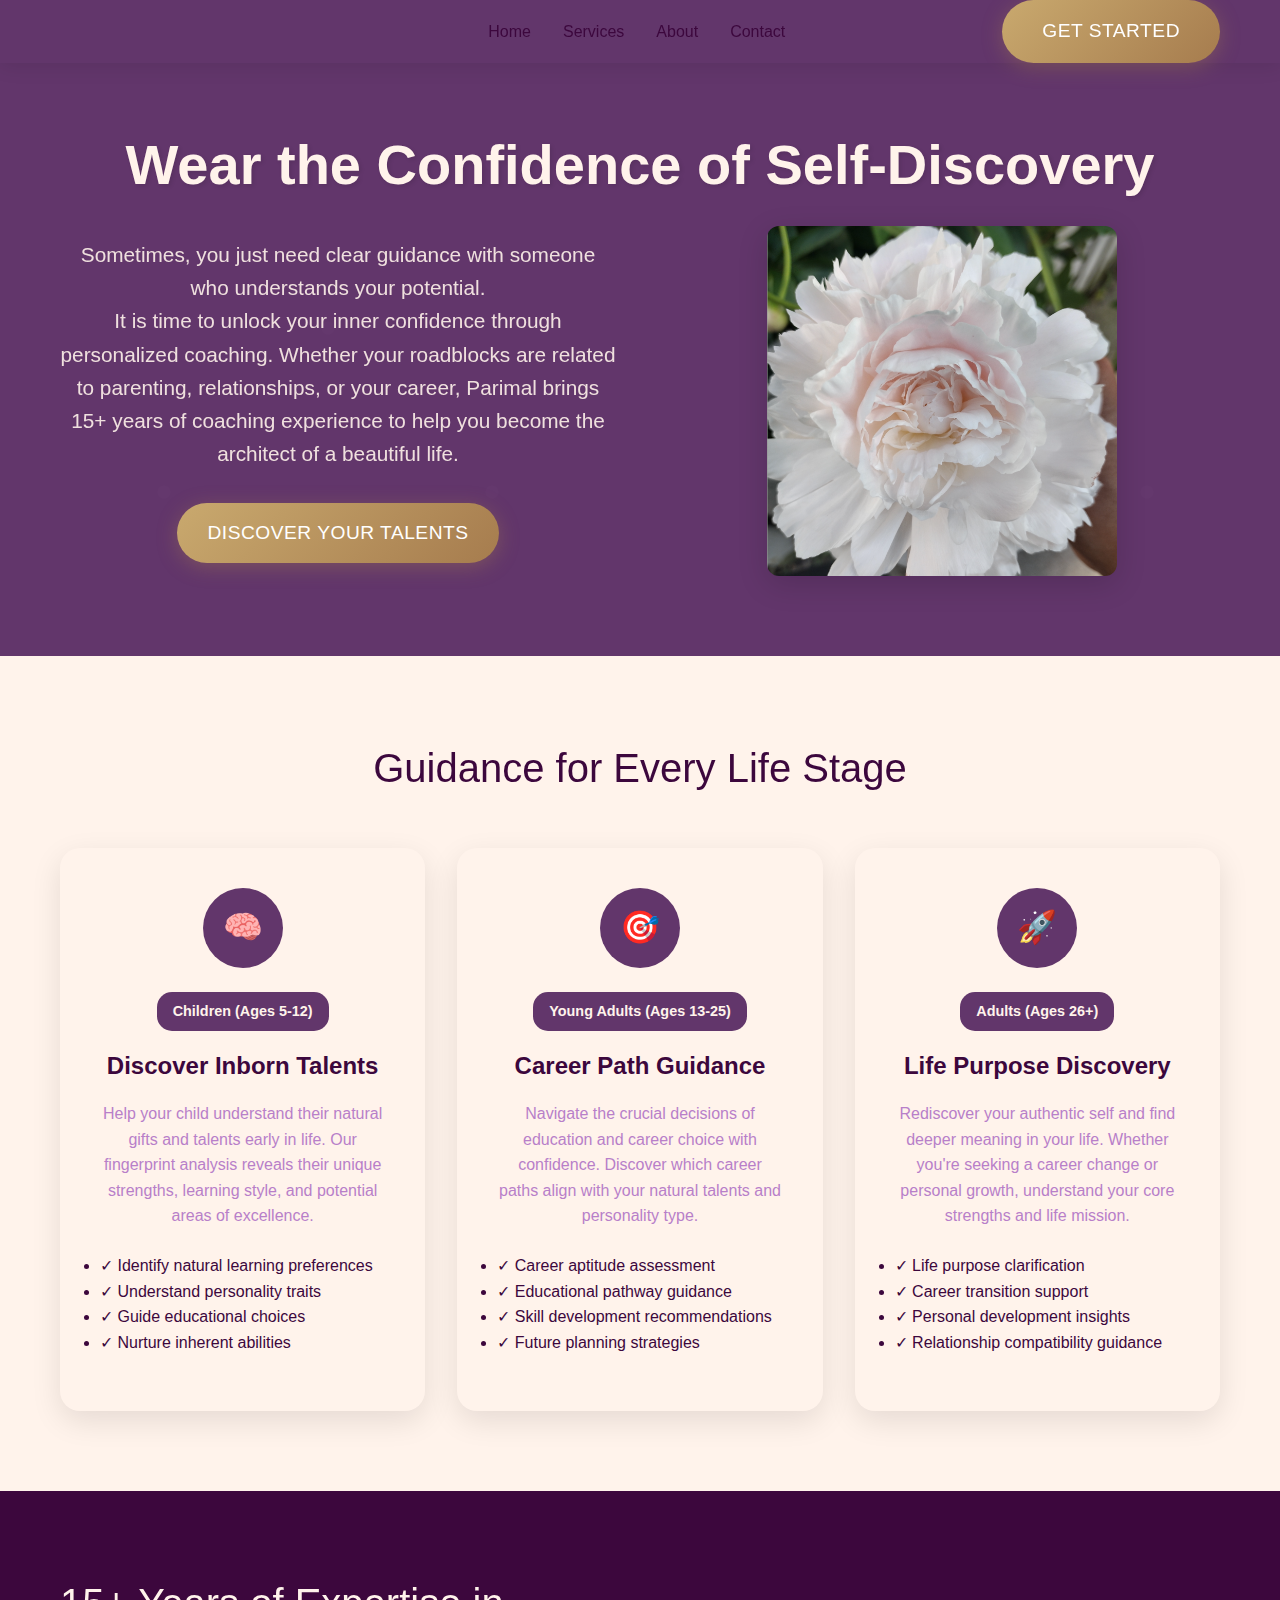
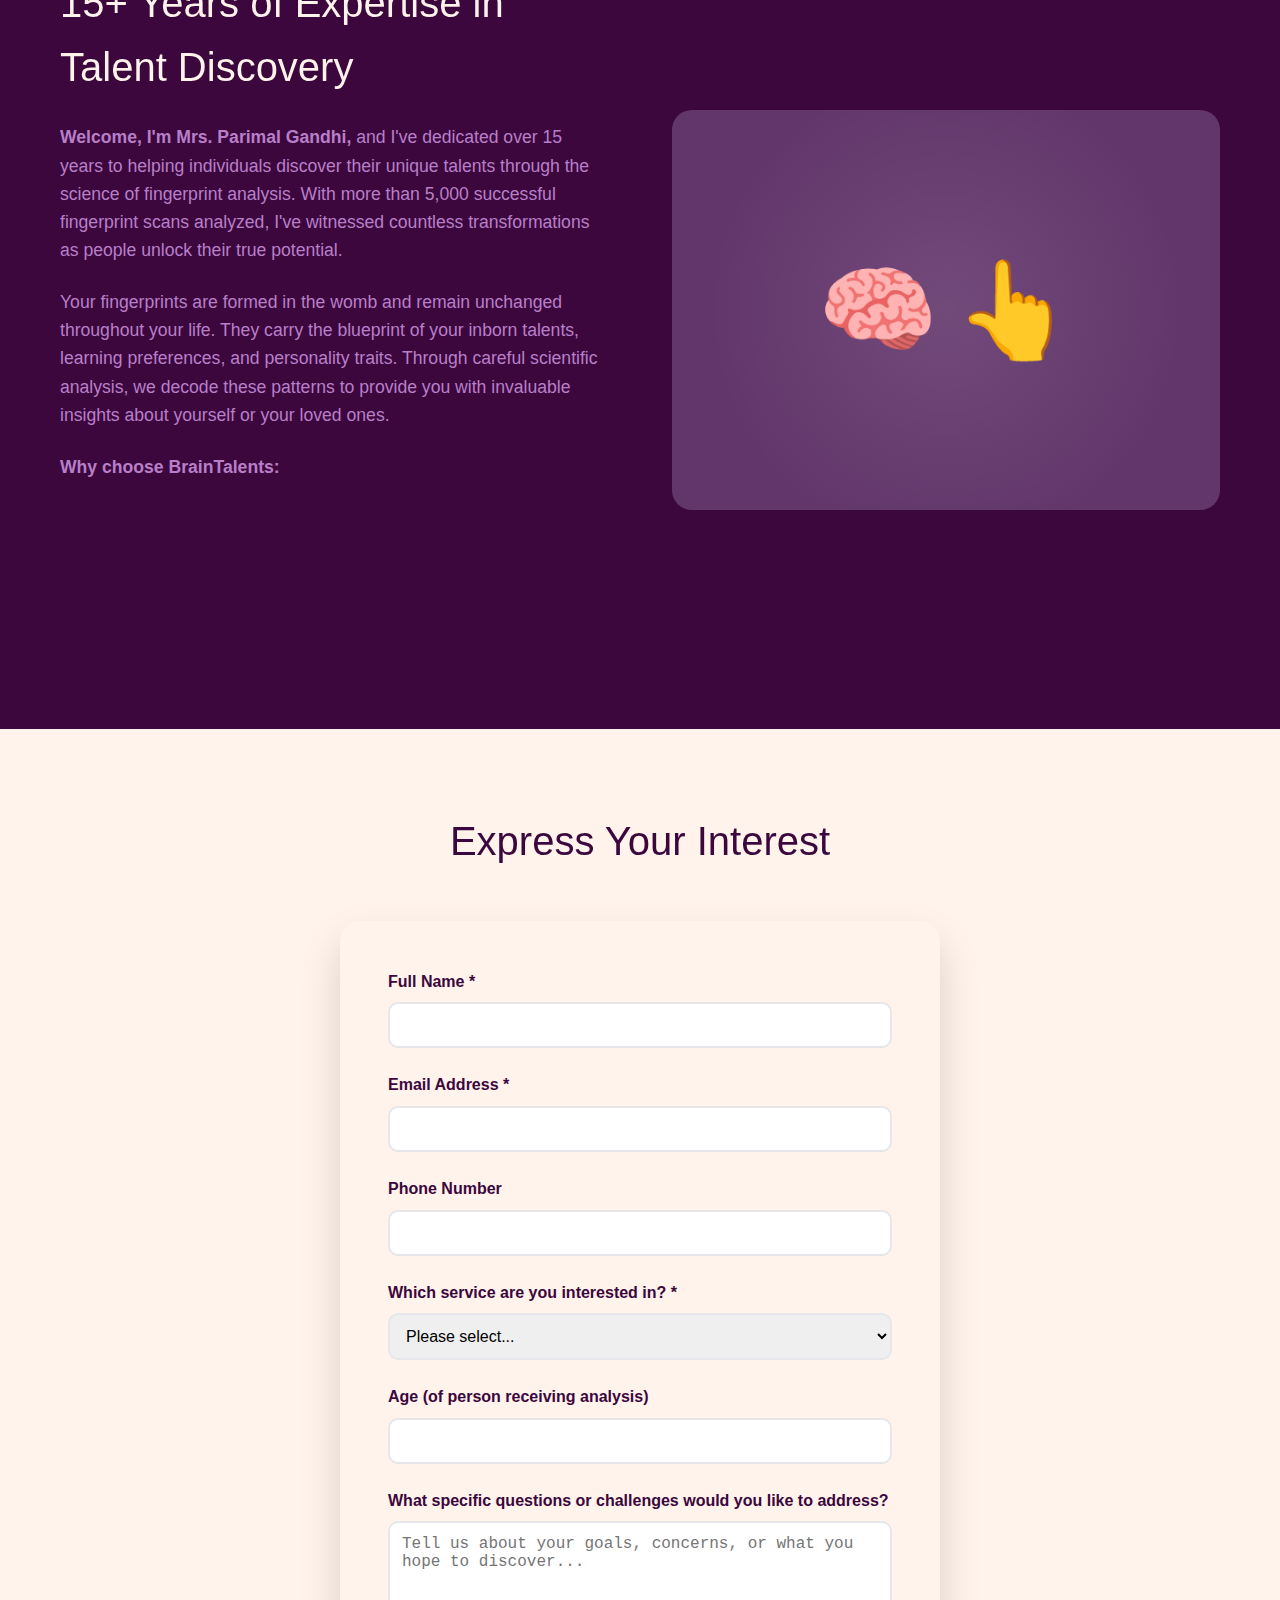
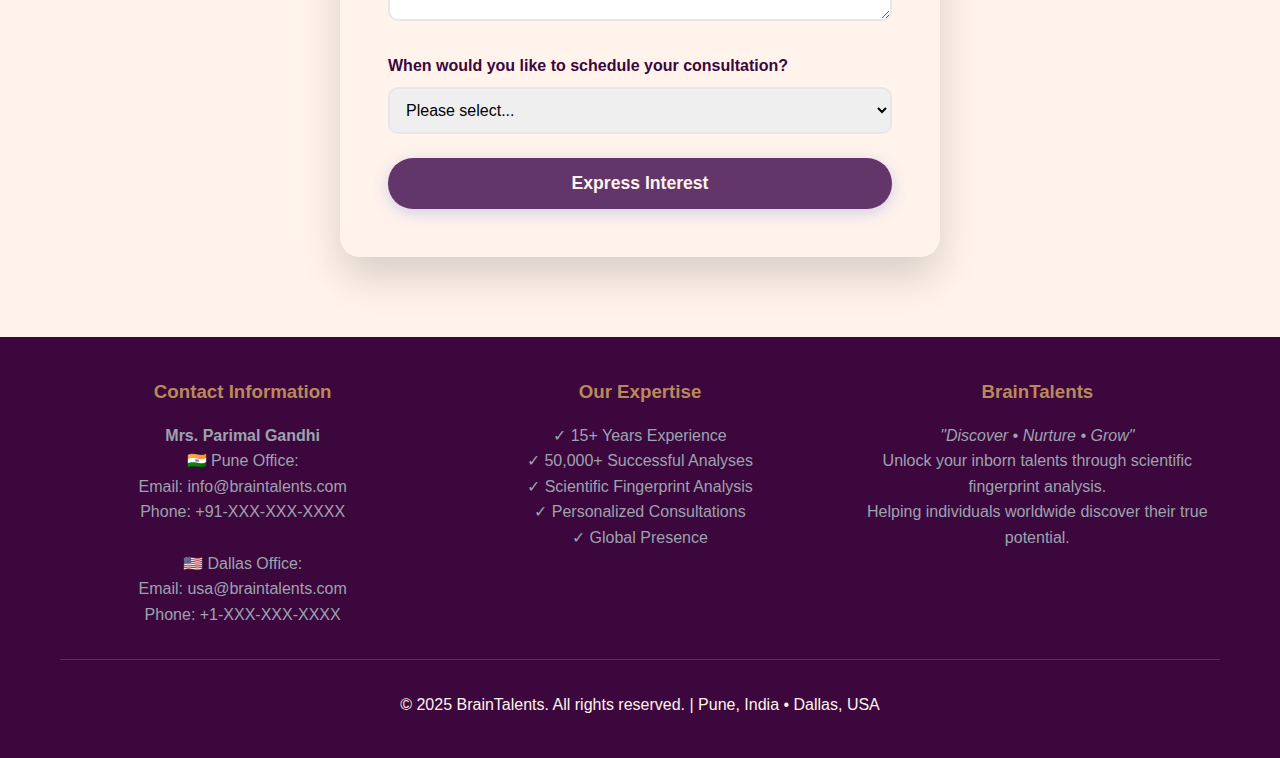
<file: index.html>
<!DOCTYPE html>
<html lang="en">
<head>
    <meta charset="UTF-8">
    <meta name="viewport" content="width=device-width, initial-scale=1.0">
    <title>Parimal Gandhi</title>
    <link rel="stylesheet" href="styles.css">
</head>
<body>
    <header>
        <nav class="container">
            <div class="logo">Parimal Gandhi</div>
            <ul class="nav-links">
                <li><a href="#home">Home</a></li>
                <li><a href="#services">Services</a></li>
                <li><a href="#about">About</a></li>
                <li><a href="#contact">Contact</a></li>
            </ul>
            <a href="#interest" class="cta-button">Get Started</a>
        </nav>
    </header>

    <main>
        <section id="home" class="hero">
            <h1>Wear the Confidence of Self-Discovery</h1>
            <div class="container">
              <div class="hero-content">
                <div class="hero-text">
                  
                  <p>Sometimes, you just need clear guidance with someone who understands your potential. <br> It is time to unlock your inner confidence through personalized coaching. Whether your roadblocks are related to parenting, relationships, or your career, Parimal brings 15+ years of coaching experience to help you become the architect of a beautiful life.</p>
                  <a href="#interest" class="cta-button" style="font-size: 1.2rem; padding: 15px 30px;">Discover Your Talents</a>
                </div>
                <div class="hero-image">
                  <img src="phool.png" alt="Parimal coaching" />
                </div>
              </div>
            </div>
          </section>

        <section id="services" class="services">
            <div class="container">
                <h2 class="section-title">Guidance for Every Life Stage</h2>
                <div class="services-grid">
                    <div class="service-card">
                        <div class="service-icon">🧠</div>
                        <div class="age-range">Children (Ages 5-12)</div>
                        <h3>Discover Inborn Talents</h3>
                        <p>Help your child understand their natural gifts and talents early in life. Our fingerprint analysis reveals their unique strengths, learning style, and potential areas of excellence.</p>
                        <ul style="text-align: left; color: var(--text-light); margin: 1rem 0;">
                            <li>✓ Identify natural learning preferences</li>
                            <li>✓ Understand personality traits</li>
                            <li>✓ Guide educational choices</li>
                            <li>✓ Nurture inherent abilities</li>
                        </ul>
                    </div>

                    <div class="service-card">
                        <div class="service-icon">🎯</div>
                        <div class="age-range">Young Adults (Ages 13-25)</div>
                        <h3>Career Path Guidance</h3>
                        <p>Navigate the crucial decisions of education and career choice with confidence. Discover which career paths align with your natural talents and personality type.</p>
                        <ul style="text-align: left; color: var(--text-light); margin: 1rem 0;">
                            <li>✓ Career aptitude assessment</li>
                            <li>✓ Educational pathway guidance</li>
                            <li>✓ Skill development recommendations</li>
                            <li>✓ Future planning strategies</li>
                        </ul>
                    </div>

                    <div class="service-card">
                        <div class="service-icon">🚀</div>
                        <div class="age-range">Adults (Ages 26+)</div>
                        <h3>Life Purpose Discovery</h3>
                        <p>Rediscover your authentic self and find deeper meaning in your life. Whether you're seeking a career change or personal growth, understand your core strengths and life mission.</p>
                        <ul style="text-align: left; color: var(--text-light); margin: 1rem 0;">
                            <li>✓ Life purpose clarification</li>
                            <li>✓ Career transition support</li>
                            <li>✓ Personal development insights</li>
                            <li>✓ Relationship compatibility guidance</li>
                        </ul>
                    </div>
                </div>
            </div>
        </section>

        <section id="about" class="about">
            <div class="container">
                <div class="about-content">
                    <div class="about-text">
                        <h2>15+ Years of Expertise in Talent Discovery</h2>
                        <p><strong>Welcome, I'm Mrs. Parimal Gandhi,</strong> and I've dedicated over 15 years to helping individuals discover their unique talents through the science of fingerprint analysis. With more than 5,000 successful fingerprint scans analyzed, I've witnessed countless transformations as people unlock their true potential.</p>
                        <p>Your fingerprints are formed in the womb and remain unchanged throughout your life. They carry the blueprint of your inborn talents, learning preferences, and personality traits. Through careful scientific analysis, we decode these patterns to provide you with invaluable insights about yourself or your loved ones.</p>
                        <p><strong>Why choose BrainTalents:</strong></p>
                        <ul style="color: var(--text-light); margin: 1rem 0; padding-left: 1rem;">
                            <li>✓ 15+ years of professional experience</li>
                            <li>✓ Over 50,000 successful fingerprint analyses</li>
                            <li>✓ Personalized one-on-one consultations</li>
                            <li>✓ Scientific approach with proven results</li>
                            <li>✓ Offices in Pune, India and Dallas, USA</li>
                        </ul>
                    </div>
                    <div class="about-image">
                        <span style="position: relative; z-index: 2; display: flex; align-items: center; gap: 1rem;">
                            <span style="font-size: 6rem;">🧠</span>
                            <span style="font-size: 6rem;">👆</span>
                        </span>
                    </div>
                </div>
            </div>
        </section>

        <section id="interest" class="interest-form">
            <div class="container">
                <h2 class="section-title">Express Your Interest</h2>
                <div class="form-container">
                    <div class="success-message" id="successMessage">
                        Thank you for your interest! We'll be in touch soon to schedule your personalized consultation.
                    </div>
                    
                    <form id="interestForm">
                        <div class="form-group">
                            <label for="name">Full Name *</label>
                            <input type="text" id="name" name="name" required>
                        </div>

                        <div class="form-group">
                            <label for="email">Email Address *</label>
                            <input type="email" id="email" name="email" required>
                        </div>

                        <div class="form-group">
                            <label for="phone">Phone Number</label>
                            <input type="tel" id="phone" name="phone">
                        </div>

                        <div class="form-group">
                            <label for="category">Which service are you interested in? *</label>
                            <select id="category" name="category" required>
                                <option value="">Please select...</option>
                                <option value="children">Children's Talent Analysis (Ages 5-12)</option>
                                <option value="young-adults">Career Guidance for Young Adults (Ages 13-25)</option>
                                <option value="adults">Life Purpose Discovery for Adults (Ages 26+)</option>
                                <option value="multiple">Multiple categories</option>
                            </select>
                        </div>

                        <div class="form-group">
                            <label for="age">Age (of person receiving analysis)</label>
                            <input type="number" id="age" name="age" min="5" max="100">
                        </div>

                        <div class="form-group">
                            <label for="questions">What specific questions or challenges would you like to address?</label>
                            <textarea id="questions" name="questions" placeholder="Tell us about your goals, concerns, or what you hope to discover..."></textarea>
                        </div>

                        <div class="form-group">
                            <label for="timeline">When would you like to schedule your consultation?</label>
                            <select id="timeline" name="timeline">
                                <option value="">Please select...</option>
                                <option value="asap">As soon as possible</option>
                                <option value="1-2weeks">Within 1-2 weeks</option>
                                <option value="3-4weeks">Within 3-4 weeks</option>
                                <option value="flexible">I'm flexible</option>
                            </select>
                        </div>

                        <button type="submit" class="submit-btn">Express Interest</button>
                    </form>
                </div>
            </div>
        </section>
    </main>

    <footer id="contact">
        <div class="container">
            <div class="footer-content">
                <div class="footer-section">
                    <h3>Contact Information</h3>
                    <p><strong>Mrs. Parimal Gandhi</strong></p>
                    <p>🇮🇳 Pune Office:</p>
                    <p>Email: info@braintalents.com</p>
                    <p>Phone: +91-XXX-XXX-XXXX</p>
                    <br>
                    <p>🇺🇸 Dallas Office:</p>
                    <p>Email: usa@braintalents.com</p>
                    <p>Phone: +1-XXX-XXX-XXXX</p>
                </div>
                <div class="footer-section">
                    <h3>Our Expertise</h3>
                    <p>✓ 15+ Years Experience</p>
                    <p>✓ 50,000+ Successful Analyses</p>
                    <p>✓ Scientific Fingerprint Analysis</p>
                    <p>✓ Personalized Consultations</p>
                    <p>✓ Global Presence</p>
                </div>
                <div class="footer-section">
                    <h3>BrainTalents</h3>
                    <p><em>"Discover • Nurture • Grow"</em></p>
                    <p>Unlock your inborn talents through scientific fingerprint analysis.</p>
                    <p>Helping individuals worldwide discover their true potential.</p>
                </div>
            </div>
            <div style="border-top: 1px solid #374151; padding-top: 2rem; margin-top: 2rem;">
                <p>&copy; 2025 BrainTalents. All rights reserved. | Pune, India • Dallas, USA</p>
            </div>
        </div>
    </footer>

    <script>
        // Smooth scrolling for navigation links
        document.querySelectorAll('a[href^="#"]').forEach(anchor => {
            anchor.addEventListener('click', function (e) {
                e.preventDefault();
                const target = document.querySelector(this.getAttribute('href'));
                if (target) {
                    target.scrollIntoView({
                        behavior: 'smooth',
                        block: 'start'
                    });
                }
            });
        });

        // Header scroll effect
        window.addEventListener('scroll', () => {
            const header = document.querySelector('header');
            if (window.scrollY > 100) {
                header.style.backgroundColor = 'rgba(255, 255, 255, 0.95)';
                header.style.backdropFilter = 'blur(10px)';
            } else {
                header.style.backgroundColor = '#ffffff';
                header.style.backdropFilter = 'none';
            }
        });

        // Form submission handling
        document.getElementById('interestForm').addEventListener('submit', function(e) {
            e.preventDefault();
            
            // Get form data
            const formData = new FormData(this);
            const data = Object.fromEntries(formData.entries());
            
            // Here you would typically send the data to your server
            console.log('Form submitted with data:', data);
            
            // Show success message
            const successMessage = document.getElementById('successMessage');
            successMessage.style.display = 'block';
            
            // Reset form
            this.reset();
            
            // Scroll to success message
            successMessage.scrollIntoView({ behavior: 'smooth' });
            
            // Hide success message after 5 seconds
            setTimeout(() => {
                successMessage.style.display = 'none';
            }, 5000);
        });

        // Add animation on scroll
        const observerOptions = {
            threshold: 0.1,
            rootMargin: '0px 0px -50px 0px'
        };

        const observer = new IntersectionObserver((entries) => {
            entries.forEach(entry => {
                if (entry.isIntersecting) {
                    entry.target.style.animation = 'fadeInUp 0.6s ease forwards';
                }
            });
        }, observerOptions);

        // Observe service cards and other elements
        document.querySelectorAll('.service-card, .about-text, .form-container').forEach(el => {
            observer.observe(el);
        });

        // Dynamic category age suggestions
        document.getElementById('category').addEventListener('change', function() {
            const ageInput = document.getElementById('age');
            const value = this.value;
            
            // Clear previous value
            ageInput.value = '';
            
            // Set placeholder based on category
            switch(value) {
                case 'children':
                    ageInput.placeholder = 'Age between 5-12';
                    break;
                case 'young-adults':
                    ageInput.placeholder = 'Age between 13-25';
                    break;
                case 'adults':
                    ageInput.placeholder = 'Age 26 or above';
                    break;
                default:
                    ageInput.placeholder = 'Enter age';
            }
        });

        // Add floating animation to fingerprint icon
        const fingerprintIcon = document.querySelector('.fingerprint-icon');
        let floatDirection = 1;
        
        setInterval(() => {
            const currentTransform = fingerprintIcon.style.transform || 'translateY(0px)';
            const currentY = parseFloat(currentTransform.match(/translateY\(([^)]+)\)/)?.[1] || '0');
            
            if (currentY >= 10) floatDirection = -1;
            if (currentY <= -10) floatDirection = 1;
            
            const newY = currentY + (floatDirection * 0.5);
            fingerprintIcon.style.transform = `translateY(${newY}px)`;
        }, 50);
    </script>
</body>
</html>
</file>
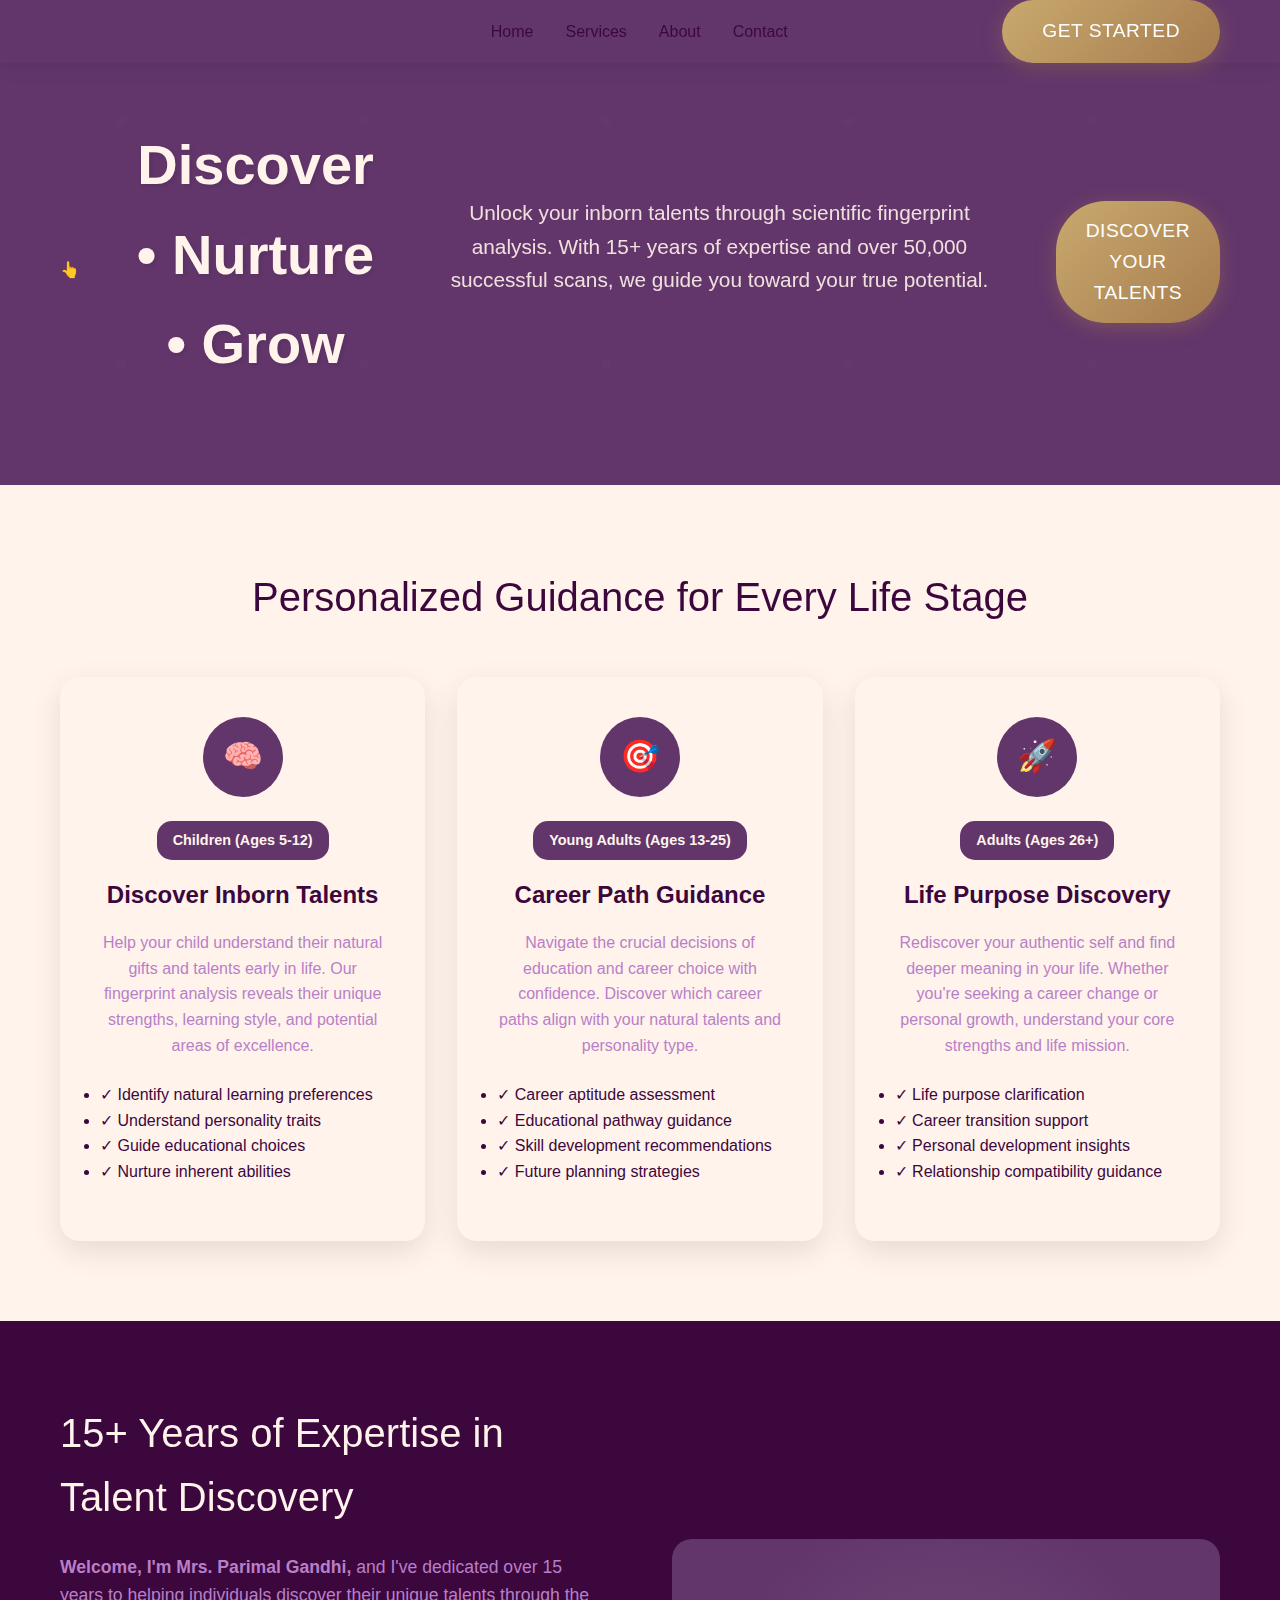
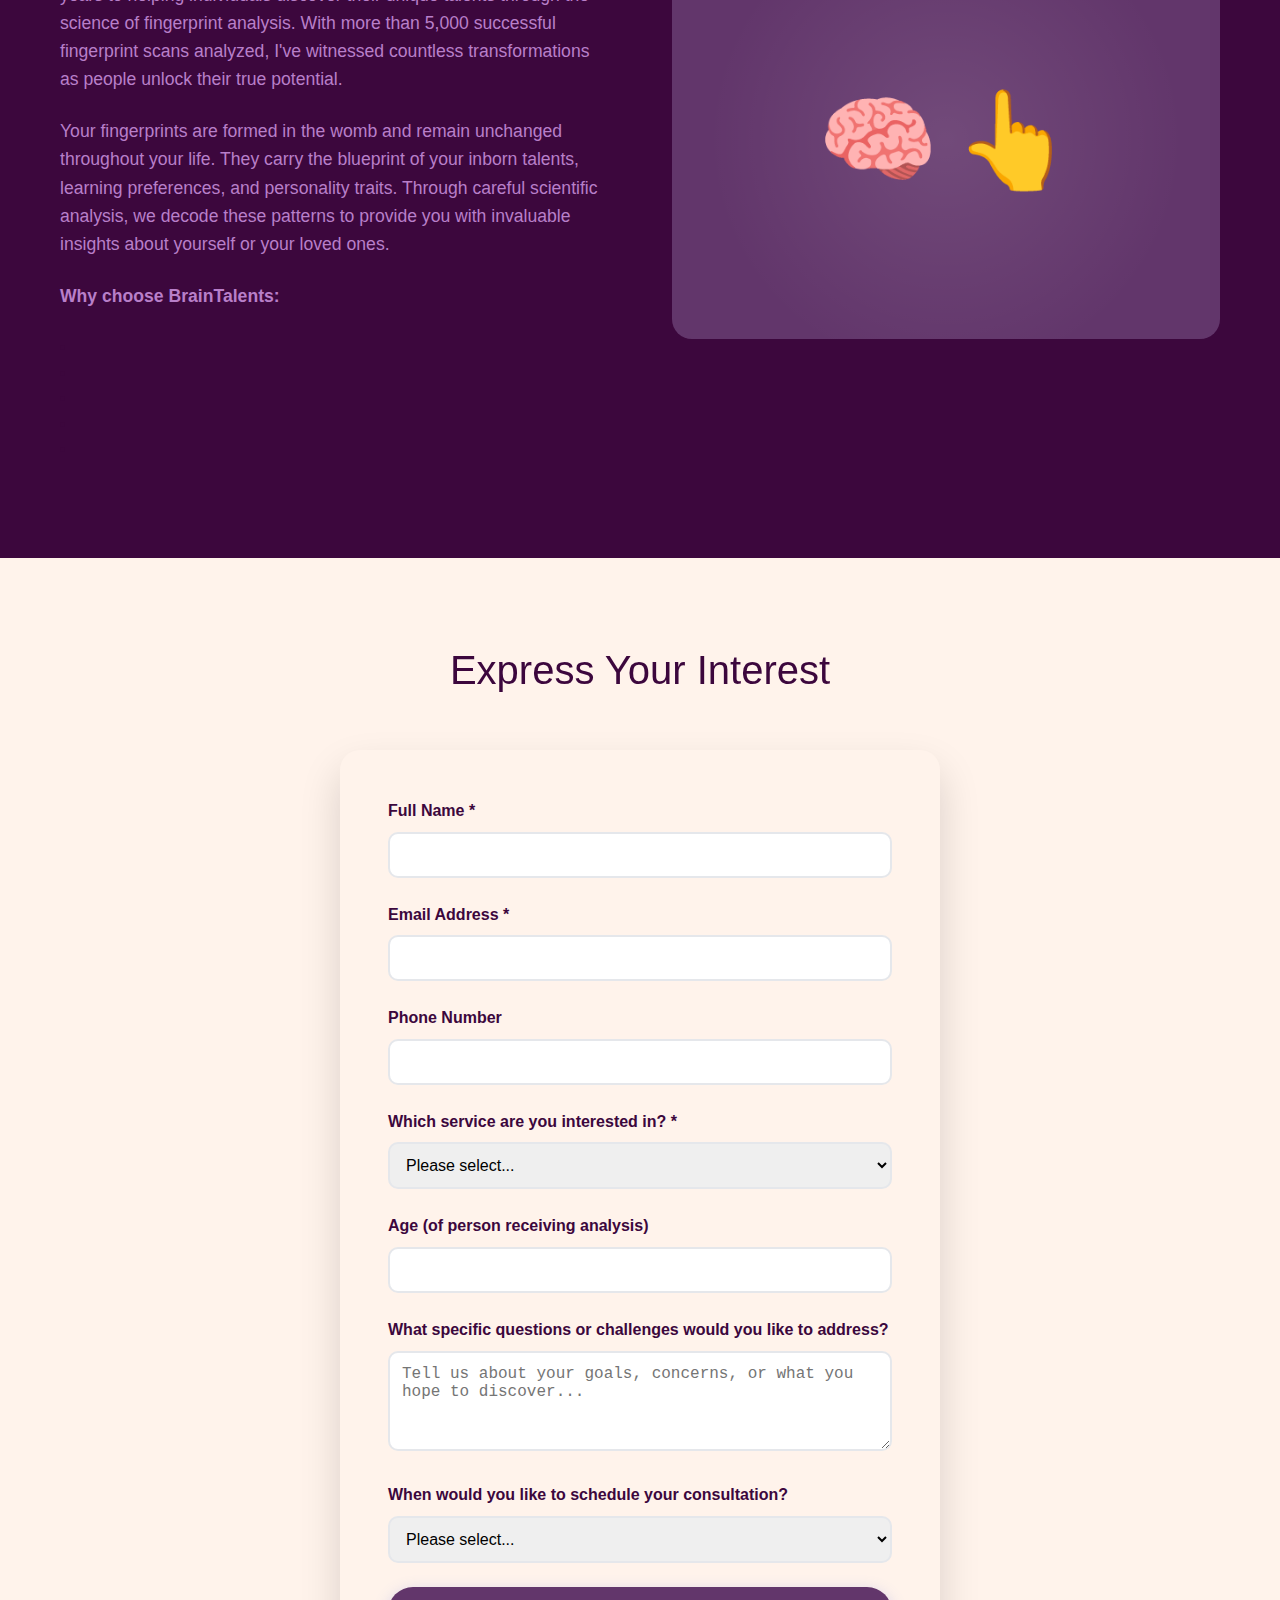
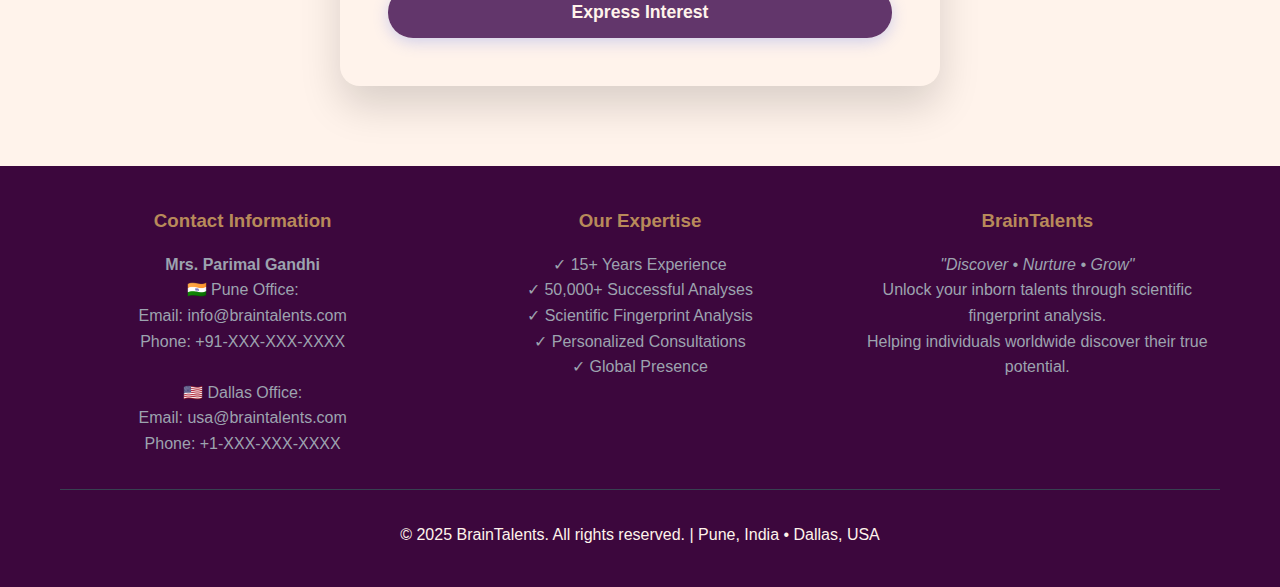
<file: indexOld.html.html>
<!DOCTYPE html>
<html lang="en">
<head>
    <meta charset="UTF-8">
    <meta name="viewport" content="width=device-width, initial-scale=1.0">
    <title>BrainTalents - Discover Your Inborn Talents | Fingerprint Analysis by Mrs. Parimal Gandhi</title>
    <link rel="stylesheet" href="styles.css">
</head>
<body>
    <header>
        <nav class="container">
            <div class="logo">🧠 BrainTalents</div>
            <ul class="nav-links">
                <li><a href="#home">Home</a></li>
                <li><a href="#services">Services</a></li>
                <li><a href="#about">About</a></li>
                <li><a href="#contact">Contact</a></li>
            </ul>
            <a href="#interest" class="cta-button">Get Started</a>
        </nav>
    </header>

    <main>
        <section id="home" class="hero">
            <div class="container">
                <div class="hero-content">
                    <div class="fingerprint-icon">👆</div>
                    <h1>Discover • Nurture • Grow</h1>
                    <p>Unlock your inborn talents through scientific fingerprint analysis. With 15+ years of expertise and over 50,000 successful scans, we guide you toward your true potential.</p>
                    <a href="#interest" class="cta-button" style="font-size: 1.2rem; padding: 15px 30px;">Discover Your Talents</a>
                </div>
            </div>
        </section>

        <section id="services" class="services">
            <div class="container">
                <h2 class="section-title">Personalized Guidance for Every Life Stage</h2>
                <div class="services-grid">
                    <div class="service-card">
                        <div class="service-icon">🧠</div>
                        <div class="age-range">Children (Ages 5-12)</div>
                        <h3>Discover Inborn Talents</h3>
                        <p>Help your child understand their natural gifts and talents early in life. Our fingerprint analysis reveals their unique strengths, learning style, and potential areas of excellence.</p>
                        <ul style="text-align: left; color: var(--text-light); margin: 1rem 0;">
                            <li>✓ Identify natural learning preferences</li>
                            <li>✓ Understand personality traits</li>
                            <li>✓ Guide educational choices</li>
                            <li>✓ Nurture inherent abilities</li>
                        </ul>
                    </div>

                    <div class="service-card">
                        <div class="service-icon">🎯</div>
                        <div class="age-range">Young Adults (Ages 13-25)</div>
                        <h3>Career Path Guidance</h3>
                        <p>Navigate the crucial decisions of education and career choice with confidence. Discover which career paths align with your natural talents and personality type.</p>
                        <ul style="text-align: left; color: var(--text-light); margin: 1rem 0;">
                            <li>✓ Career aptitude assessment</li>
                            <li>✓ Educational pathway guidance</li>
                            <li>✓ Skill development recommendations</li>
                            <li>✓ Future planning strategies</li>
                        </ul>
                    </div>

                    <div class="service-card">
                        <div class="service-icon">🚀</div>
                        <div class="age-range">Adults (Ages 26+)</div>
                        <h3>Life Purpose Discovery</h3>
                        <p>Rediscover your authentic self and find deeper meaning in your life. Whether you're seeking a career change or personal growth, understand your core strengths and life mission.</p>
                        <ul style="text-align: left; color: var(--text-light); margin: 1rem 0;">
                            <li>✓ Life purpose clarification</li>
                            <li>✓ Career transition support</li>
                            <li>✓ Personal development insights</li>
                            <li>✓ Relationship compatibility guidance</li>
                        </ul>
                    </div>
                </div>
            </div>
        </section>

        <section id="about" class="about">
            <div class="container">
                <div class="about-content">
                    <div class="about-text">
                        <h2>15+ Years of Expertise in Talent Discovery</h2>
                        <p><strong>Welcome, I'm Mrs. Parimal Gandhi,</strong> and I've dedicated over 15 years to helping individuals discover their unique talents through the science of fingerprint analysis. With more than 5,000 successful fingerprint scans analyzed, I've witnessed countless transformations as people unlock their true potential.</p>
                        <p>Your fingerprints are formed in the womb and remain unchanged throughout your life. They carry the blueprint of your inborn talents, learning preferences, and personality traits. Through careful scientific analysis, we decode these patterns to provide you with invaluable insights about yourself or your loved ones.</p>
                        <p><strong>Why choose BrainTalents:</strong></p>
                        <ul style="color: var(--text-light); margin: 1rem 0; padding-left: 1rem;">
                            <li>✓ 15+ years of professional experience</li>
                            <li>✓ Over 50,000 successful fingerprint analyses</li>
                            <li>✓ Personalized one-on-one consultations</li>
                            <li>✓ Scientific approach with proven results</li>
                            <li>✓ Offices in Pune, India and Dallas, USA</li>
                        </ul>
                    </div>
                    <div class="about-image">
                        <span style="position: relative; z-index: 2; display: flex; align-items: center; gap: 1rem;">
                            <span style="font-size: 6rem;">🧠</span>
                            <span style="font-size: 6rem;">👆</span>
                        </span>
                    </div>
                </div>
            </div>
        </section>

        <section id="interest" class="interest-form">
            <div class="container">
                <h2 class="section-title">Express Your Interest</h2>
                <div class="form-container">
                    <div class="success-message" id="successMessage">
                        Thank you for your interest! We'll be in touch soon to schedule your personalized consultation.
                    </div>
                    
                    <form id="interestForm">
                        <div class="form-group">
                            <label for="name">Full Name *</label>
                            <input type="text" id="name" name="name" required>
                        </div>

                        <div class="form-group">
                            <label for="email">Email Address *</label>
                            <input type="email" id="email" name="email" required>
                        </div>

                        <div class="form-group">
                            <label for="phone">Phone Number</label>
                            <input type="tel" id="phone" name="phone">
                        </div>

                        <div class="form-group">
                            <label for="category">Which service are you interested in? *</label>
                            <select id="category" name="category" required>
                                <option value="">Please select...</option>
                                <option value="children">Children's Talent Analysis (Ages 5-12)</option>
                                <option value="young-adults">Career Guidance for Young Adults (Ages 13-25)</option>
                                <option value="adults">Life Purpose Discovery for Adults (Ages 26+)</option>
                                <option value="multiple">Multiple categories</option>
                            </select>
                        </div>

                        <div class="form-group">
                            <label for="age">Age (of person receiving analysis)</label>
                            <input type="number" id="age" name="age" min="5" max="100">
                        </div>

                        <div class="form-group">
                            <label for="questions">What specific questions or challenges would you like to address?</label>
                            <textarea id="questions" name="questions" placeholder="Tell us about your goals, concerns, or what you hope to discover..."></textarea>
                        </div>

                        <div class="form-group">
                            <label for="timeline">When would you like to schedule your consultation?</label>
                            <select id="timeline" name="timeline">
                                <option value="">Please select...</option>
                                <option value="asap">As soon as possible</option>
                                <option value="1-2weeks">Within 1-2 weeks</option>
                                <option value="3-4weeks">Within 3-4 weeks</option>
                                <option value="flexible">I'm flexible</option>
                            </select>
                        </div>

                        <button type="submit" class="submit-btn">Express Interest</button>
                    </form>
                </div>
            </div>
        </section>
    </main>

    <footer id="contact">
        <div class="container">
            <div class="footer-content">
                <div class="footer-section">
                    <h3>Contact Information</h3>
                    <p><strong>Mrs. Parimal Gandhi</strong></p>
                    <p>🇮🇳 Pune Office:</p>
                    <p>Email: info@braintalents.com</p>
                    <p>Phone: +91-XXX-XXX-XXXX</p>
                    <br>
                    <p>🇺🇸 Dallas Office:</p>
                    <p>Email: usa@braintalents.com</p>
                    <p>Phone: +1-XXX-XXX-XXXX</p>
                </div>
                <div class="footer-section">
                    <h3>Our Expertise</h3>
                    <p>✓ 15+ Years Experience</p>
                    <p>✓ 50,000+ Successful Analyses</p>
                    <p>✓ Scientific Fingerprint Analysis</p>
                    <p>✓ Personalized Consultations</p>
                    <p>✓ Global Presence</p>
                </div>
                <div class="footer-section">
                    <h3>BrainTalents</h3>
                    <p><em>"Discover • Nurture • Grow"</em></p>
                    <p>Unlock your inborn talents through scientific fingerprint analysis.</p>
                    <p>Helping individuals worldwide discover their true potential.</p>
                </div>
            </div>
            <div style="border-top: 1px solid #374151; padding-top: 2rem; margin-top: 2rem;">
                <p>&copy; 2025 BrainTalents. All rights reserved. | Pune, India • Dallas, USA</p>
            </div>
        </div>
    </footer>

    <script>
        // Smooth scrolling for navigation links
        document.querySelectorAll('a[href^="#"]').forEach(anchor => {
            anchor.addEventListener('click', function (e) {
                e.preventDefault();
                const target = document.querySelector(this.getAttribute('href'));
                if (target) {
                    target.scrollIntoView({
                        behavior: 'smooth',
                        block: 'start'
                    });
                }
            });
        });

        // Header scroll effect
        window.addEventListener('scroll', () => {
            const header = document.querySelector('header');
            if (window.scrollY > 100) {
                header.style.backgroundColor = 'rgba(255, 255, 255, 0.95)';
                header.style.backdropFilter = 'blur(10px)';
            } else {
                header.style.backgroundColor = '#ffffff';
                header.style.backdropFilter = 'none';
            }
        });

        // Form submission handling
        document.getElementById('interestForm').addEventListener('submit', function(e) {
            e.preventDefault();
            
            // Get form data
            const formData = new FormData(this);
            const data = Object.fromEntries(formData.entries());
            
            // Here you would typically send the data to your server
            console.log('Form submitted with data:', data);
            
            // Show success message
            const successMessage = document.getElementById('successMessage');
            successMessage.style.display = 'block';
            
            // Reset form
            this.reset();
            
            // Scroll to success message
            successMessage.scrollIntoView({ behavior: 'smooth' });
            
            // Hide success message after 5 seconds
            setTimeout(() => {
                successMessage.style.display = 'none';
            }, 5000);
        });

        // Add animation on scroll
        const observerOptions = {
            threshold: 0.1,
            rootMargin: '0px 0px -50px 0px'
        };

        const observer = new IntersectionObserver((entries) => {
            entries.forEach(entry => {
                if (entry.isIntersecting) {
                    entry.target.style.animation = 'fadeInUp 0.6s ease forwards';
                }
            });
        }, observerOptions);

        // Observe service cards and other elements
        document.querySelectorAll('.service-card, .about-text, .form-container').forEach(el => {
            observer.observe(el);
        });

        // Dynamic category age suggestions
        document.getElementById('category').addEventListener('change', function() {
            const ageInput = document.getElementById('age');
            const value = this.value;
            
            // Clear previous value
            ageInput.value = '';
            
            // Set placeholder based on category
            switch(value) {
                case 'children':
                    ageInput.placeholder = 'Age between 5-12';
                    break;
                case 'young-adults':
                    ageInput.placeholder = 'Age between 13-25';
                    break;
                case 'adults':
                    ageInput.placeholder = 'Age 26 or above';
                    break;
                default:
                    ageInput.placeholder = 'Enter age';
            }
        });

        // Add floating animation to fingerprint icon
        const fingerprintIcon = document.querySelector('.fingerprint-icon');
        let floatDirection = 1;
        
        setInterval(() => {
            const currentTransform = fingerprintIcon.style.transform || 'translateY(0px)';
            const currentY = parseFloat(currentTransform.match(/translateY\(([^)]+)\)/)?.[1] || '0');
            
            if (currentY >= 10) floatDirection = -1;
            if (currentY <= -10) floatDirection = 1;
            
            const newY = currentY + (floatDirection * 0.5);
            fingerprintIcon.style.transform = `translateY(${newY}px)`;
        }, 50);
    </script>
</body>
</html>
</file>
<file: styles.css>
/* ============================================
   GLOBAL RESET & BASE STYLES
   ============================================ */

/* Reset default browser styles for consistent rendering */
* {
    margin: 0;
    padding: 0;
    box-sizing: border-box;
}

/* ============================================
   CSS CUSTOM PROPERTIES (VARIABLES)
   ============================================ */

:root {
    /* Primary gradient used for accent elements and CTAs */
    --primary-gradient: linear-gradient(124deg, #62366b 0%, #62366b 100%);
    
    /* Core brand colors */
    --color-primary: #3c073d;
    --color-accent: #b88a5a;
    
    /* Text colors for hierarchy */
    --color-text-dark: #3c073d;
    --color-text-light: #b87fc9;
    
    /* Background colors */
    --color-bg-light: #FFF3EB; /*#FFE5D4; #e0a4d2; #c9a1d1;#f5c27f;*/
    --color-white: #FFF3EB;
    
    /* Shadows for depth */
    --shadow-sm: 0 2px 20px rgba(0, 0, 0, 0.1);
    --shadow-md: 0 10px 30px rgba(0, 0, 0, 0.1);
    --shadow-lg: 0 20px 40px rgba(0, 0, 0, 0.15);
    
    /* Transitions for smooth animations */
    --transition-base: all 0.3s ease;
    
    /* Border radius for consistent rounded corners */
    --radius-sm: 10px;
    --radius-md: 20px;
    --radius-pill: 25px;
}

/* ============================================
   TYPOGRAPHY & BASE BODY STYLES
   ============================================ */

body {
    font-family: Helvetica, sans-serif;
    line-height: 1.6;
    color: var(--color-text-dark);
    overflow-x: hidden; /* Prevent horizontal scroll from animations */
}

/* ============================================
   LAYOUT UTILITIES
   ============================================ */

/* Container for centering content with max-width */
.container {
    max-width: 1200px;
    margin: 0 auto;
    padding: 0 20px;
}

/* ============================================
   HEADER & NAVIGATION
   ============================================ */
/* Header */
header {
    background: var(--white);
    box-shadow: 0 2px 20px rgba(0,0,0,0.1);
    position: fixed;
    width: 100%;
    top: 0;
    z-index: 1000;
    transition: all 0.3s ease;
}

nav {
    display: flex;
    justify-content: space-between;
    align-items: center;
    padding: 1rem 0;
}

.logo {
    font-size: 1.8rem;
    font-weight: bold;
    background: var(--primary);
    -webkit-background-clip: text;
    -webkit-text-fill-color: transparent;
    background-clip: text;
}

.nav-links {
    display: flex;
    list-style: none;
    gap: 2rem;
}

.nav-links a {
    text-decoration: none;
    color: var(--text-dark);
    font-weight: 500;
    transition: color 0.3s ease;
    position: relative;
}

.nav-links a:hover {
    color: var(--secondary);
}

.nav-links a::after {
    content: '';
    position: absolute;
    bottom: -5px;
    left: 0;
    width: 0;
    height: 2px;
    background: var(--secondary);
    transition: width 0.3s ease;
}

.nav-links a:hover::after {
    width: 100%;
}

.cta-button {
    background: var(--primary);
    color: var(--white);
    padding: 12px 24px;
    border: none;
    border-radius: 25px;
    cursor: pointer;
    font-weight: 600;
    text-decoration: none;
    transition: all 0.3s ease;
    box-shadow: 0 4px 15px rgba(102, 126, 234, 0.3);
}

.cta-button:hover {
    transform: translateY(-2px);
    box-shadow: 0 6px 25px rgba(102, 126, 234, 0.4);
}

/* ============================================
   HERO SECTION
   ============================================ */

/* Hero section with gradient background and pattern overlay */
.hero {
    background: var(--primary-gradient);
    color: var(--color-white);
    padding: 120px 0 80px; /* Extra top padding to account for fixed header */
    text-align: center;
    position: relative;
    overflow: hidden;
}

/* Subtle pattern overlay for visual interest */
.hero::before {
    content: '';
    position: absolute;
    top: 0;
    left: 0;
    right: 0;
    bottom: 0;
    background: url('data:image/svg+xml,<svg xmlns="http://www.w3.org/2000/svg" viewBox="0 0 100 100"><defs><pattern id="grain" width="100" height="100" patternUnits="userSpaceOnUse"><circle cx="25" cy="25" r="1" fill="white" opacity="0.1"/><circle cx="75" cy="25" r="1" fill="white" opacity="0.1"/><circle cx="50" cy="50" r="1" fill="white" opacity="0.1"/><circle cx="25" cy="75" r="1" fill="white" opacity="0.1"/><circle cx="75" cy="75" r="1" fill="white" opacity="0.1"/></pattern></defs><rect width="100" height="100" fill="url(%23grain)"/></svg>');
    opacity: 0.1;
}

/* Ensure content appears above pattern overlay */
.hero-content {
    position: relative;
    z-index: 2;
    animation: fadeInUp 1s ease;
}

/* Hero headline */
.hero h1 {
    font-size: 3.5rem;
    margin-bottom: 1rem;
    font-weight: 700;
    text-shadow: 2px 2px 4px rgba(0, 0, 0, 0.1);
}

/* Hero subheadline */
.hero p {
    font-size: 1.3rem;
    margin-bottom: 2rem;
    opacity: 0.9;
    max-width: 600px;
    margin-left: auto;
    margin-right: auto;
}

.hero-content {
    display: flex;
    align-items: center;
    gap: 3rem;
  }
  
  .hero-text {
    flex: 1;
  }
  
  .hero-image {
    flex: 1;
    display: flex;
    justify-content: center;
  }
  
  .hero-image img {
    width: 70%;
    max-width: 350px;
    height: auto;
    border-radius: 12px;
    object-fit: cover;
    box-shadow: 0 8px 30px rgba(0, 0, 0, 0.15);
  }
  .cta-button {
    display: inline-block;
    background: linear-gradient(135deg, #c9a96e, #a67c4e);
    color: #fff;
    text-decoration: none;
    font-size: 1.2rem;
    padding: 16px 40px;
    border-radius: 50px;
    font-weight: 300;
    letter-spacing: 0.5px;
    box-shadow: 0 4px 20px rgba(166, 124, 78, 0.4);
    transition: all 0.3s ease;
    text-transform: uppercase;
  }
  
  .cta-button:hover {
    transform: translateY(-2px);
    box-shadow: 0 8px 28px rgba(166, 124, 78, 0.55);
    background: linear-gradient(135deg, #d4b07e, #b88a5a);
  }

  
  /* Responsive: stack vertically on mobile */
  @media (max-width: 768px) {
    .hero-content {
      flex-direction: column;
    }
  
    .hero-image {
      width: 100%;
    }
  }
/* Icon spans full container width and height */
.hero-icon {
    width: 200px;
    height: 200px; /* Adjust height as needed */
    /* margin: 2rem 0;
    display: flex;
    align-items: center;
    justify-content: center;
    font-size: 12rem; /* Larger icon to fill space */
    /* position: absolute; /* Changed to absolute positioning */
    /* top: 0;
    left: 0; */
    z-index: 1; /* Behind the text */
    /* border: none; Removed circular border */
    /* border-radius: 0; Removed circular shape */
    /*opacity: 0.15;  Make icon subtle in background */
}
/* ============================================
   SERVICES SECTION
   ============================================ */

.services {
    padding: 80px 0;
    background: var(--color-bg-light);
}

/* Gradient text section title */
.section-title {
    text-align: center;
    font-size: 2.5rem;
    margin-bottom: 3rem;
    font-weight: 350;
    background: var(--color-primary);
    -webkit-background-clip: text;
    -webkit-text-fill-color: transparent;
    background-clip: text;
}

/* Responsive grid for service cards */
.services-grid {
    display: grid;
    grid-template-columns: repeat(auto-fit, minmax(350px, 1fr));
    gap: 2rem;
    margin-top: 3rem;
}

/* Individual service card with hover effects */
.service-card {
    background: var(--color-white);
    padding: 2.5rem;
    border-radius: var(--radius-md);
    box-shadow: var(--shadow-md);
    text-align: center;
    transition: var(--transition-base);
    position: relative;
    overflow: hidden;
}

/* Animated top border on hover */
.service-card::before {
    content: '';
    position: absolute;
    top: 0;
    left: 0;
    right: 0;
    height: 4px;
    background: var(--primary-gradient);
    transform: scaleX(0);
    transition: transform 0.3s ease;
}

.service-card:hover::before {
    transform: scaleX(1);
}

/* Lift card on hover for interactivity */
.service-card:hover {
    transform: translateY(-10px);
    box-shadow: var(--shadow-lg);
}

/* Circular icon container with gradient background */
.service-icon {
    width: 80px;
    height: 80px;
    background: var(--primary-gradient);
    border-radius: 50%;
    display: flex;
    align-items: center;
    justify-content: center;
    margin: 0 auto 1.5rem;
    font-size: 2rem;
    color: var(--color-white);
}

/* Service card title */
.service-card h3 {
    font-size: 1.5rem;
    margin-bottom: 1rem;
    color: var(--color-text-dark);
}

/* Service card description */
.service-card p {
    color: var(--color-text-light);
    margin-bottom: 1.5rem;
}

/* Badge showing age range for service */
.age-range {
    background: var(--primary-gradient);
    color: var(--color-white);
    padding: 0.5rem 1rem;
    border-radius: 15px;
    font-size: 0.9rem;
    font-weight: 600;
    display: inline-block;
    margin-bottom: 1rem;
}

/* ============================================
   ABOUT SECTION
   ============================================ */

.about {
    padding: 80px 0;
    background: var(--color-primary);
}

/* Two-column layout for about content */
.about-content {
    display: grid;
    grid-template-columns: 1fr 1fr;
    gap: 4rem;
    align-items: center;
}

/* About section headline with gradient text */
.about-text h2 {
    font-size: 2.5rem;
    margin-bottom: 1.5rem;
    background: var(--color-bg-light);
    font-weight: 100;
    -webkit-background-clip: text;
    -webkit-text-fill-color: transparent;
    background-clip: text;
}

/* About section body text */
.about-text p {
    color: var(--color-text-light);
    margin-bottom: 1.5rem;
    font-size: 1.1rem;
}

/* Placeholder image area with gradient and radial overlay */
.about-image {
    background: var(--primary-gradient);
    border-radius: var(--radius-md);
    height: 400px;
    display: flex;
    align-items: center;
    justify-content: center;
    font-size: 8rem;
    color: var(--color-white);
    position: relative;
    overflow: hidden;
}

/* Radial gradient overlay for depth */
.about-image::before {
    content: '';
    position: absolute;
    top: 0;
    left: 0;
    right: 0;
    bottom: 0;
    background: radial-gradient(circle at center, rgba(255, 255, 255, 0.1) 0%, transparent 70%);
}

/* ============================================
   INTEREST FORM SECTION
   ============================================ */

.interest-form {
    padding: 80px 0;
    background: var(--color-bg-light);
}

/* Centered form container with shadow */
.form-container {
    max-width: 600px;
    margin: 0 auto;
    background: var(--color-white);
    padding: 3rem;
    border-radius: var(--radius-md);
    box-shadow: var(--shadow-lg);
}

/* Form field wrapper for consistent spacing */
.form-group {
    margin-bottom: 1.5rem;
}

/* Form field labels */
.form-group label {
    display: block;
    margin-bottom: 0.5rem;
    font-weight: 600;
    color: var(--color-text-dark);
}

/* Form inputs with focus states */
.form-group input,
.form-group select,
.form-group textarea {
    width: 100%;
    padding: 12px;
    border: 2px solid #e5e7eb;
    border-radius: var(--radius-sm);
    font-size: 1rem;
    transition: border-color 0.3s ease;
}

/* Highlight border on focus */
.form-group input:focus,
.form-group select:focus,
.form-group textarea:focus {
    outline: none;
    border-color: var(--color-primary);
}

/* Textarea specific styling */
.form-group textarea {
    resize: vertical;
    min-height: 100px;
}

/* Form submit button */
.submit-btn {
    background: var(--primary-gradient);
    color: var(--color-white);
    padding: 15px 30px;
    border: none;
    border-radius: var(--radius-pill);
    cursor: pointer;
    font-size: 1.1rem;
    font-weight: 600;
    width: 100%;
    transition: var(--transition-base);
    box-shadow: 0 4px 15px rgba(102, 126, 234, 0.3);
}

/* Submit button hover effect */
.submit-btn:hover {
    transform: translateY(-2px);
    box-shadow: 0 6px 25px rgba(102, 126, 234, 0.4);
}

/* ============================================
   FOOTER
   ============================================ */

footer {
    background: var(--color-text-dark);
    color: var(--color-white);
    padding: 40px 0;
    text-align: center;
}

/* Responsive grid for footer content columns */
.footer-content {
    display: grid;
    grid-template-columns: repeat(auto-fit, minmax(250px, 1fr));
    gap: 2rem;
    margin-bottom: 2rem;
}

/* Footer section headings */
.footer-section h3 {
    margin-bottom: 1rem;
    color: var(--color-accent);
}

/* Footer text and links */
.footer-section p,
.footer-section a {
    color: #9ca3af;
    text-decoration: none;
    transition: color 0.3s ease;
}

/* Footer link hover state */
.footer-section a:hover {
    color: var(--color-accent);
}

/* ============================================
   ANIMATIONS
   ============================================ */

/* Fade in from bottom animation */
@keyframes fadeInUp {
    from {
        opacity: 0;
        transform: translateY(30px);
    }
    to {
        opacity: 1;
        transform: translateY(0);
    }
}

/* Subtle pulsing animation */
@keyframes pulse {
    0%, 100% { 
        transform: scale(1); 
    }
    50% { 
        transform: scale(1.05); 
    }
}

/* ============================================
   SUCCESS MESSAGE
   ============================================ */

/* Success notification banner */
.success-message {
    background: #10b981;
    color: var(--color-white);
    padding: 1rem;
    border-radius: var(--radius-sm);
    margin-bottom: 1rem;
    display: none; /* Hidden by default, shown via JavaScript */
    /*animation: fadeInUp 0.5s ease;*/
}

/* ============================================
   RESPONSIVE DESIGN - MOBILE
   ============================================ */

@media (max-width: 768px) {
    /* Hide navigation links on mobile (implement hamburger menu) */
    .nav-links {
        display: none;
    }
    
    /* Reduce hero text size for smaller screens */
    .hero h1 {
        font-size: 2.5rem;
    }
    
    .hero p {
        font-size: 1.1rem;
    }
    
    /* Stack service cards vertically on mobile */
    .services-grid {
        grid-template-columns: 1fr;
    }
    
    /* Stack about content vertically and center text */
    .about-content {
        grid-template-columns: 1fr;
        text-align: center;
    }
    
    /* Reduce about image size on mobile */
    .about-image {
        height: 300px;
        font-size: 6rem;
    }
}
</file>
